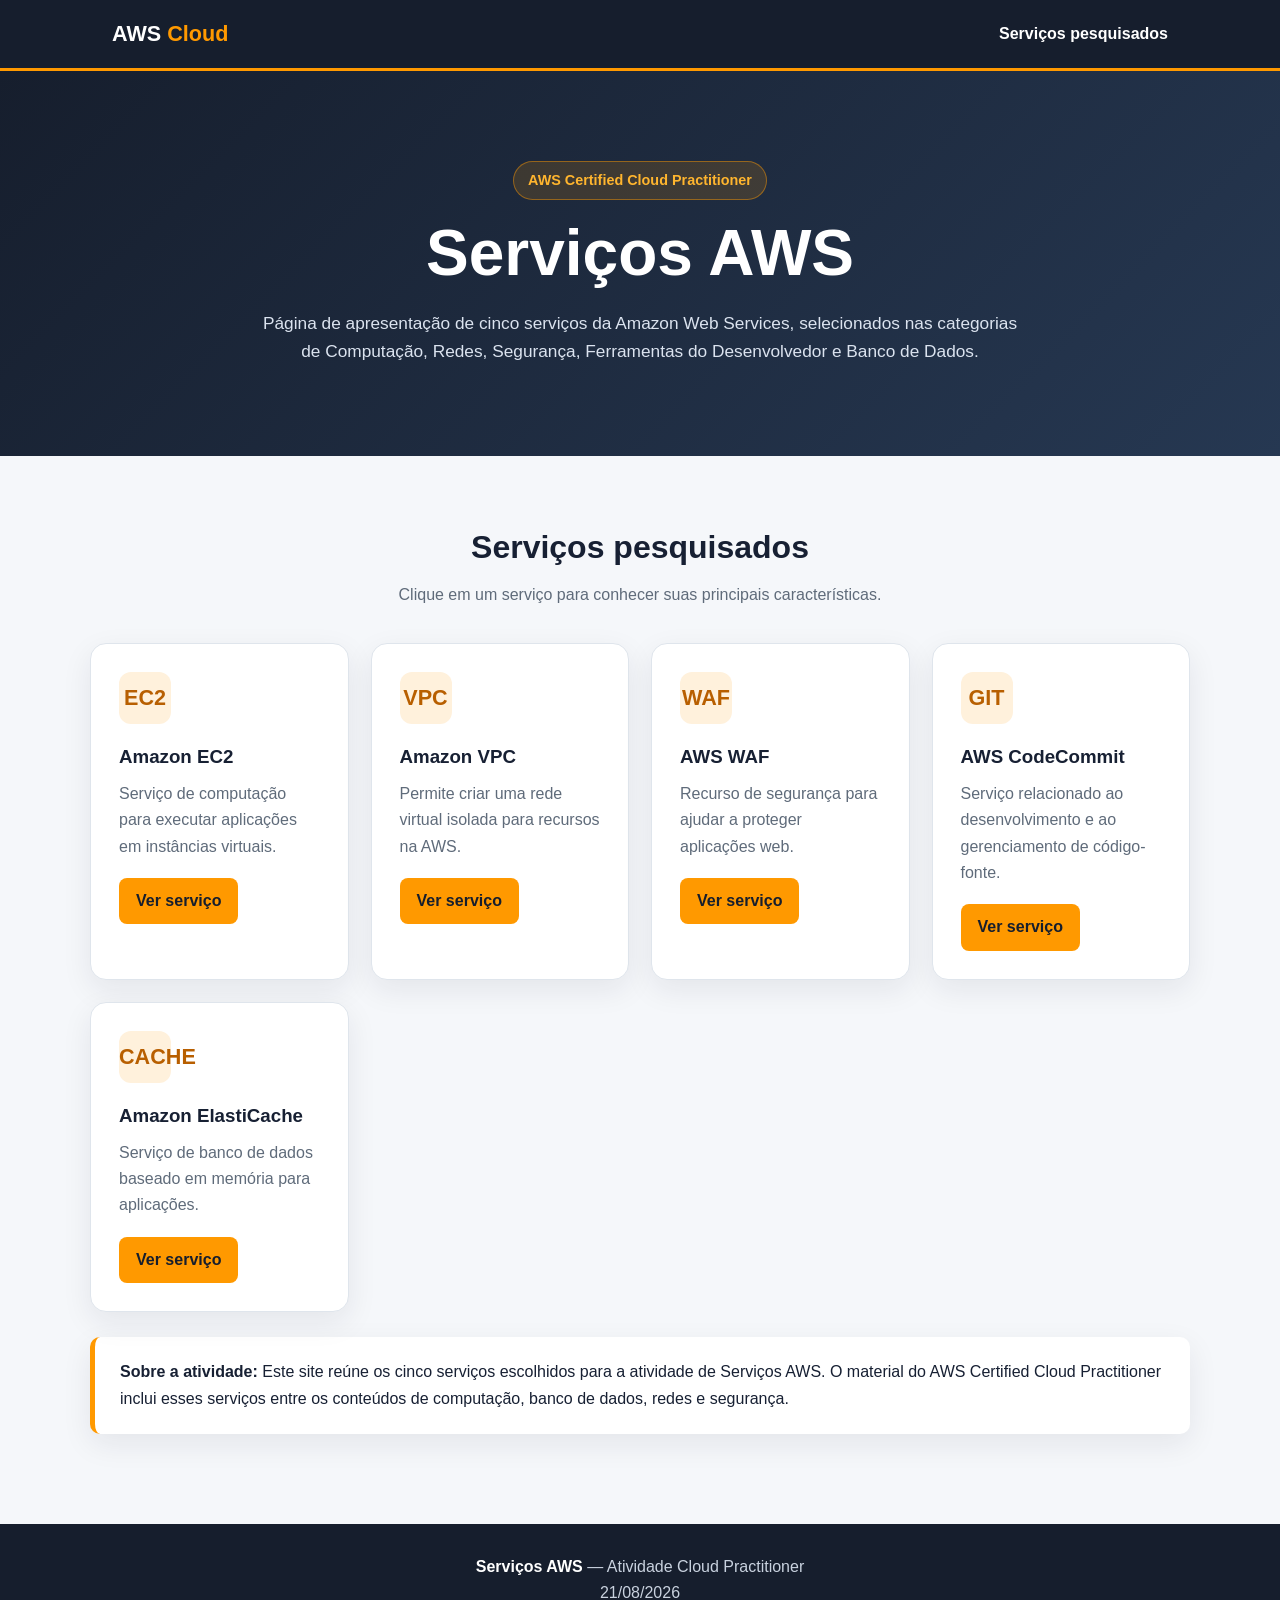
<file: index.html>
<!DOCTYPE html>
<html lang="pt-BR">
<head>
    <meta charset="UTF-8">
    <meta name="viewport" content="width=device-width, initial-scale=1.0">
    <title>Serviços AWS - Cloud Practitioner</title>
    <link rel="stylesheet" href="style.css">
</head>
<body>
<header>
    <nav class="nav">
        <a class="logo" href="index.html">AWS <span>Cloud</span></a>
        <a href="#servicos">Serviços pesquisados</a>
    </nav>
</header>

<section class="hero">
    <div class="container">
        <span class="badge">AWS Certified Cloud Practitioner</span>
        <h1>Serviços AWS</h1>
        <p>
            Página de apresentação de cinco serviços da Amazon Web Services,
            selecionados nas categorias de Computação, Redes, Segurança,
            Ferramentas do Desenvolvedor e Banco de Dados.
        </p>
    </div>
</section>

<section class="section" id="servicos">
    <div class="container">
        <div class="section-title">
            <h2>Serviços pesquisados</h2>
            <p>Clique em um serviço para conhecer suas principais características.</p>
        </div>

        <div class="cards">
            <article class="card">
                <div class="card-icon">EC2</div>
                <h3>Amazon EC2</h3>
                <p>Serviço de computação para executar aplicações em instâncias virtuais.</p>
                <a class="btn" href="ec2.html">Ver serviço</a>
            </article>

            <article class="card">
                <div class="card-icon">VPC</div>
                <h3>Amazon VPC</h3>
                <p>Permite criar uma rede virtual isolada para recursos na AWS.</p>
                <a class="btn" href="vpc.html">Ver serviço</a>
            </article>

            <article class="card">
                <div class="card-icon">WAF</div>
                <h3>AWS WAF</h3>
                <p>Recurso de segurança para ajudar a proteger aplicações web.</p>
                <a class="btn" href="waf.html">Ver serviço</a>
            </article>

            <article class="card">
                <div class="card-icon">GIT</div>
                <h3>AWS CodeCommit</h3>
                <p>Serviço relacionado ao desenvolvimento e ao gerenciamento de código-fonte.</p>
                <a class="btn" href="codecommit.html">Ver serviço</a>
            </article>

            <article class="card">
                <div class="card-icon">CACHE</div>
                <h3>Amazon ElastiCache</h3>
                <p>Serviço de banco de dados baseado em memória para aplicações.</p>
                <a class="btn" href="elasticache.html">Ver serviço</a>
            </article>
        </div>

        <div class="info">
            <strong>Sobre a atividade:</strong>
            Este site reúne os cinco serviços escolhidos para a atividade de
            Serviços AWS. O material do AWS Certified Cloud Practitioner
            inclui esses serviços entre os conteúdos de computação, banco de
            dados, redes e segurança.
        </div>
    </div>
</section>

<footer>
    <p><strong>Serviços AWS</strong> — Atividade Cloud Practitioner</p>
    <p>21/08/2026</p>
</footer>
</body>
</html>
</file>
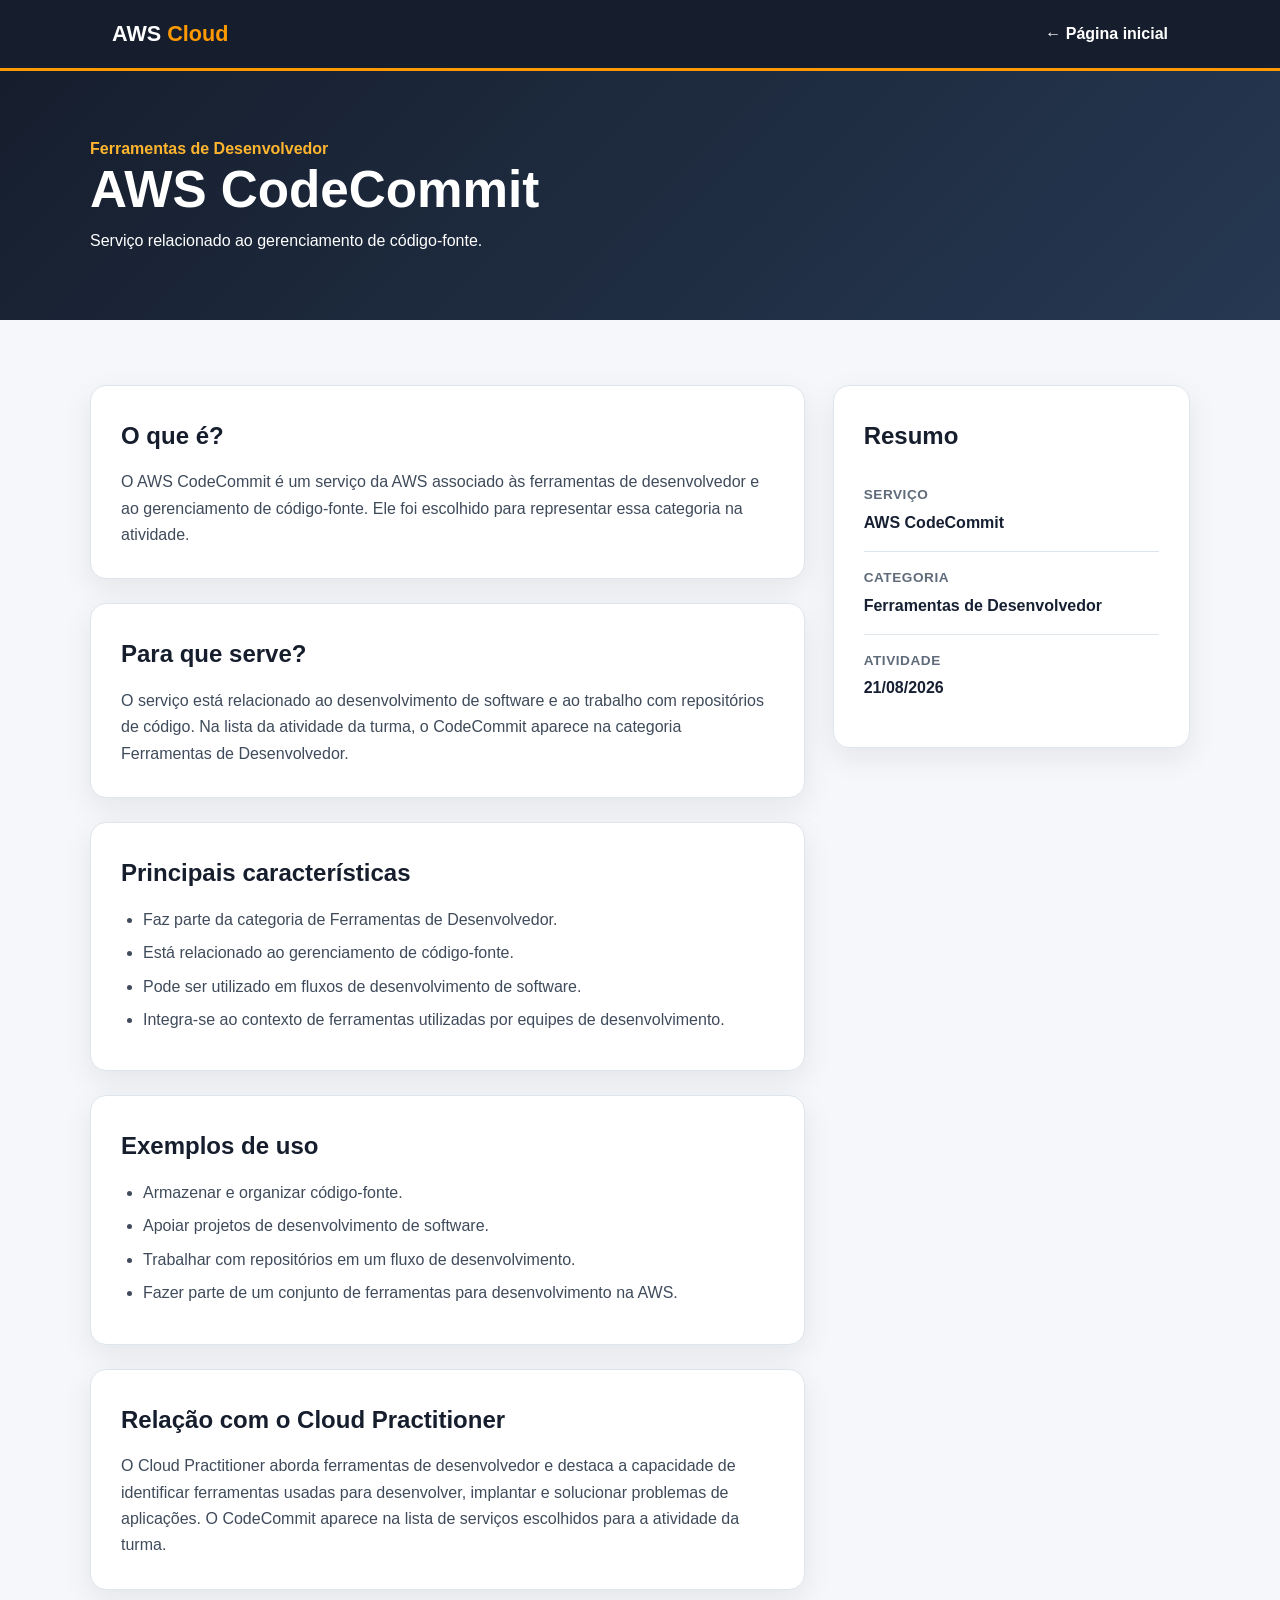
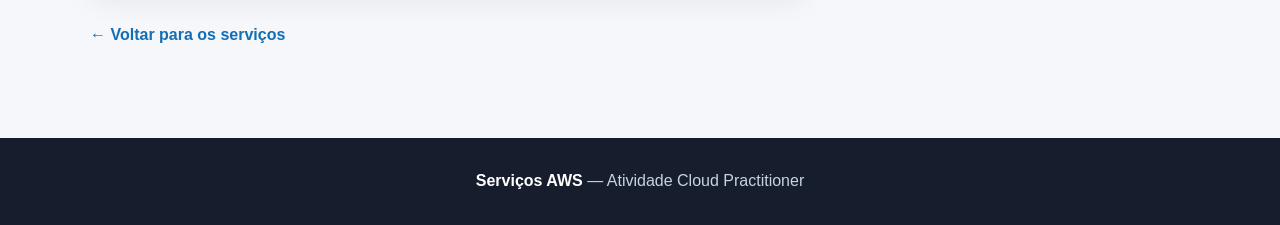
<file: codecommit.html>
<!DOCTYPE html>
<html lang="pt-BR">
<head>
    <meta charset="UTF-8">
    <meta name="viewport" content="width=device-width, initial-scale=1.0">
    <title>AWS CodeCommit | Serviços AWS</title>
    <link rel="stylesheet" href="style.css">
</head>
<body>
<header>
    <nav class="nav">
        <a class="logo" href="index.html">AWS <span>Cloud</span></a>
        <a href="index.html">← Página inicial</a>
    </nav>
</header>

<section class="page-hero">
    <div class="container">
        <div>
            <div class="category">Ferramentas de Desenvolvedor</div>
            <h1>AWS CodeCommit</h1>
            <p>Serviço relacionado ao gerenciamento de código-fonte.</p>
        </div>
    </div>
</section>

<main class="section">
    <div class="container content-grid">
        <div>
            <section class="panel">
                <h2>O que é?</h2>
                <p>O AWS CodeCommit é um serviço da AWS associado às ferramentas de desenvolvedor e ao gerenciamento de código-fonte. Ele foi escolhido para representar essa categoria na atividade.</p>
            </section>

            <section class="panel">
                <h2>Para que serve?</h2>
                <p>O serviço está relacionado ao desenvolvimento de software e ao trabalho com repositórios de código. Na lista da atividade da turma, o CodeCommit aparece na categoria Ferramentas de Desenvolvedor.</p>
            </section>

            <section class="panel">
                <h2>Principais características</h2>
                <ul><li>Faz parte da categoria de Ferramentas de Desenvolvedor.</li><li>Está relacionado ao gerenciamento de código-fonte.</li><li>Pode ser utilizado em fluxos de desenvolvimento de software.</li><li>Integra-se ao contexto de ferramentas utilizadas por equipes de desenvolvimento.</li></ul>
            </section>

            <section class="panel">
                <h2>Exemplos de uso</h2>
                <ul><li>Armazenar e organizar código-fonte.</li><li>Apoiar projetos de desenvolvimento de software.</li><li>Trabalhar com repositórios em um fluxo de desenvolvimento.</li><li>Fazer parte de um conjunto de ferramentas para desenvolvimento na AWS.</li></ul>
            </section>

            <section class="panel">
                <h2>Relação com o Cloud Practitioner</h2>
                <p>O Cloud Practitioner aborda ferramentas de desenvolvedor e destaca a capacidade de identificar ferramentas usadas para desenvolver, implantar e solucionar problemas de aplicações. O CodeCommit aparece na lista de serviços escolhidos para a atividade da turma.</p>
            </section>

            <a class="back" href="index.html">← Voltar para os serviços</a>
        </div>

        <aside class="sidebar">
            <div class="panel">
                <h2>Resumo</h2>
                <div class="fact">
                    <strong>Serviço</strong>
                    <span>AWS CodeCommit</span>
                </div>
                <div class="fact">
                    <strong>Categoria</strong>
                    <span>Ferramentas de Desenvolvedor</span>
                </div>
                <div class="fact">
                    <strong>Atividade</strong>
                    <span>21/08/2026</span>
                </div>
            </div>
        </aside>
    </div>
</main>

<footer>
    <p><strong>Serviços AWS</strong> — Atividade Cloud Practitioner</p>
</footer>
</body>
</html>
</file>
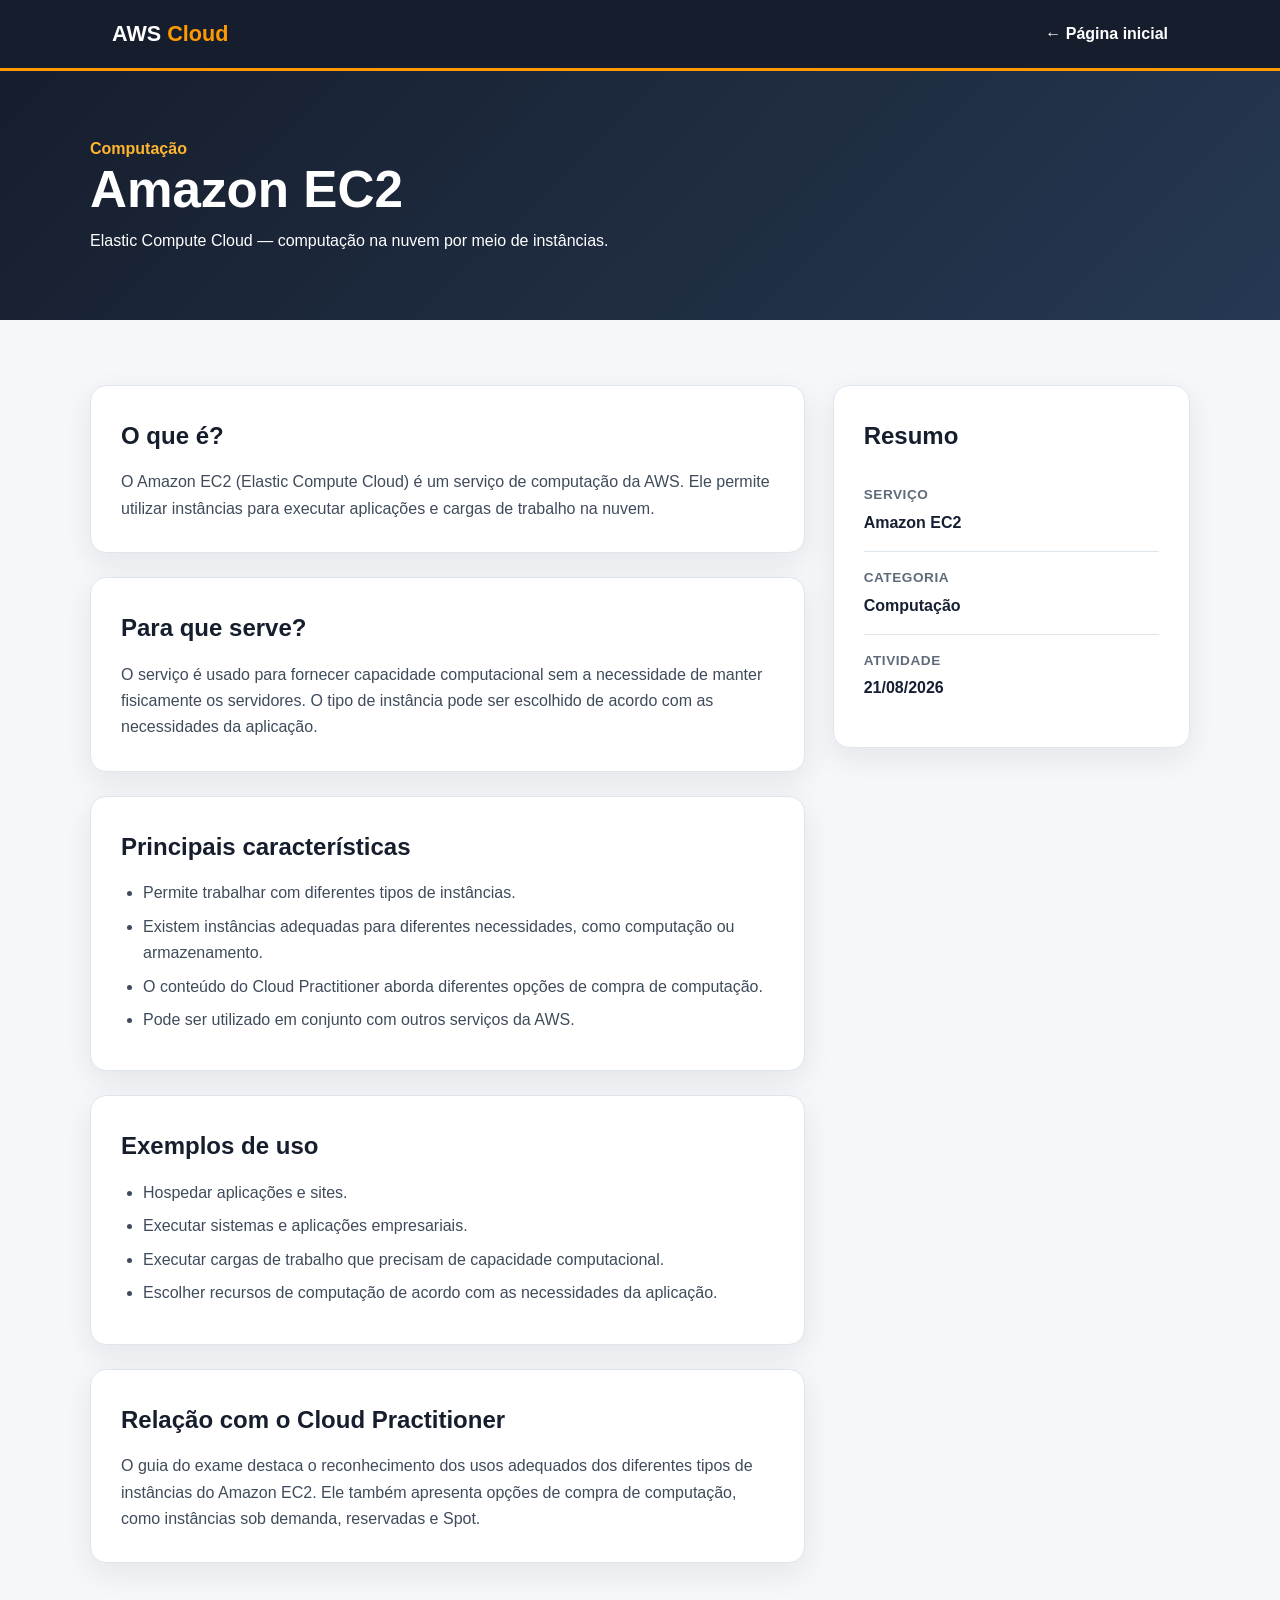
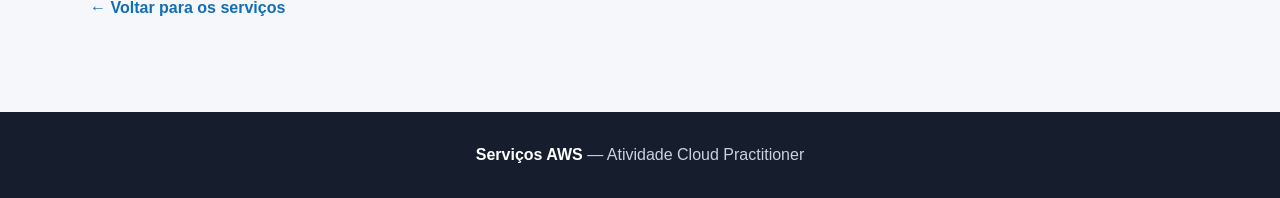
<file: ec2.html>
<!DOCTYPE html>
<html lang="pt-BR">
<head>
    <meta charset="UTF-8">
    <meta name="viewport" content="width=device-width, initial-scale=1.0">
    <title>Amazon EC2 | Serviços AWS</title>
    <link rel="stylesheet" href="style.css">
</head>
<body>
<header>
    <nav class="nav">
        <a class="logo" href="index.html">AWS <span>Cloud</span></a>
        <a href="index.html">← Página inicial</a>
    </nav>
</header>

<section class="page-hero">
    <div class="container">
        <div>
            <div class="category">Computação</div>
            <h1>Amazon EC2</h1>
            <p>Elastic Compute Cloud — computação na nuvem por meio de instâncias.</p>
        </div>
    </div>
</section>

<main class="section">
    <div class="container content-grid">
        <div>
            <section class="panel">
                <h2>O que é?</h2>
                <p>O Amazon EC2 (Elastic Compute Cloud) é um serviço de computação da AWS. Ele permite utilizar instâncias para executar aplicações e cargas de trabalho na nuvem.</p>
            </section>

            <section class="panel">
                <h2>Para que serve?</h2>
                <p>O serviço é usado para fornecer capacidade computacional sem a necessidade de manter fisicamente os servidores. O tipo de instância pode ser escolhido de acordo com as necessidades da aplicação.</p>
            </section>

            <section class="panel">
                <h2>Principais características</h2>
                <ul><li>Permite trabalhar com diferentes tipos de instâncias.</li><li>Existem instâncias adequadas para diferentes necessidades, como computação ou armazenamento.</li><li>O conteúdo do Cloud Practitioner aborda diferentes opções de compra de computação.</li><li>Pode ser utilizado em conjunto com outros serviços da AWS.</li></ul>
            </section>

            <section class="panel">
                <h2>Exemplos de uso</h2>
                <ul><li>Hospedar aplicações e sites.</li><li>Executar sistemas e aplicações empresariais.</li><li>Executar cargas de trabalho que precisam de capacidade computacional.</li><li>Escolher recursos de computação de acordo com as necessidades da aplicação.</li></ul>
            </section>

            <section class="panel">
                <h2>Relação com o Cloud Practitioner</h2>
                <p>O guia do exame destaca o reconhecimento dos usos adequados dos diferentes tipos de instâncias do Amazon EC2. Ele também apresenta opções de compra de computação, como instâncias sob demanda, reservadas e Spot.</p>
            </section>

            <a class="back" href="index.html">← Voltar para os serviços</a>
        </div>

        <aside class="sidebar">
            <div class="panel">
                <h2>Resumo</h2>
                <div class="fact">
                    <strong>Serviço</strong>
                    <span>Amazon EC2</span>
                </div>
                <div class="fact">
                    <strong>Categoria</strong>
                    <span>Computação</span>
                </div>
                <div class="fact">
                    <strong>Atividade</strong>
                    <span>21/08/2026</span>
                </div>
            </div>
        </aside>
    </div>
</main>

<footer>
    <p><strong>Serviços AWS</strong> — Atividade Cloud Practitioner</p>
</footer>
</body>
</html>
</file>
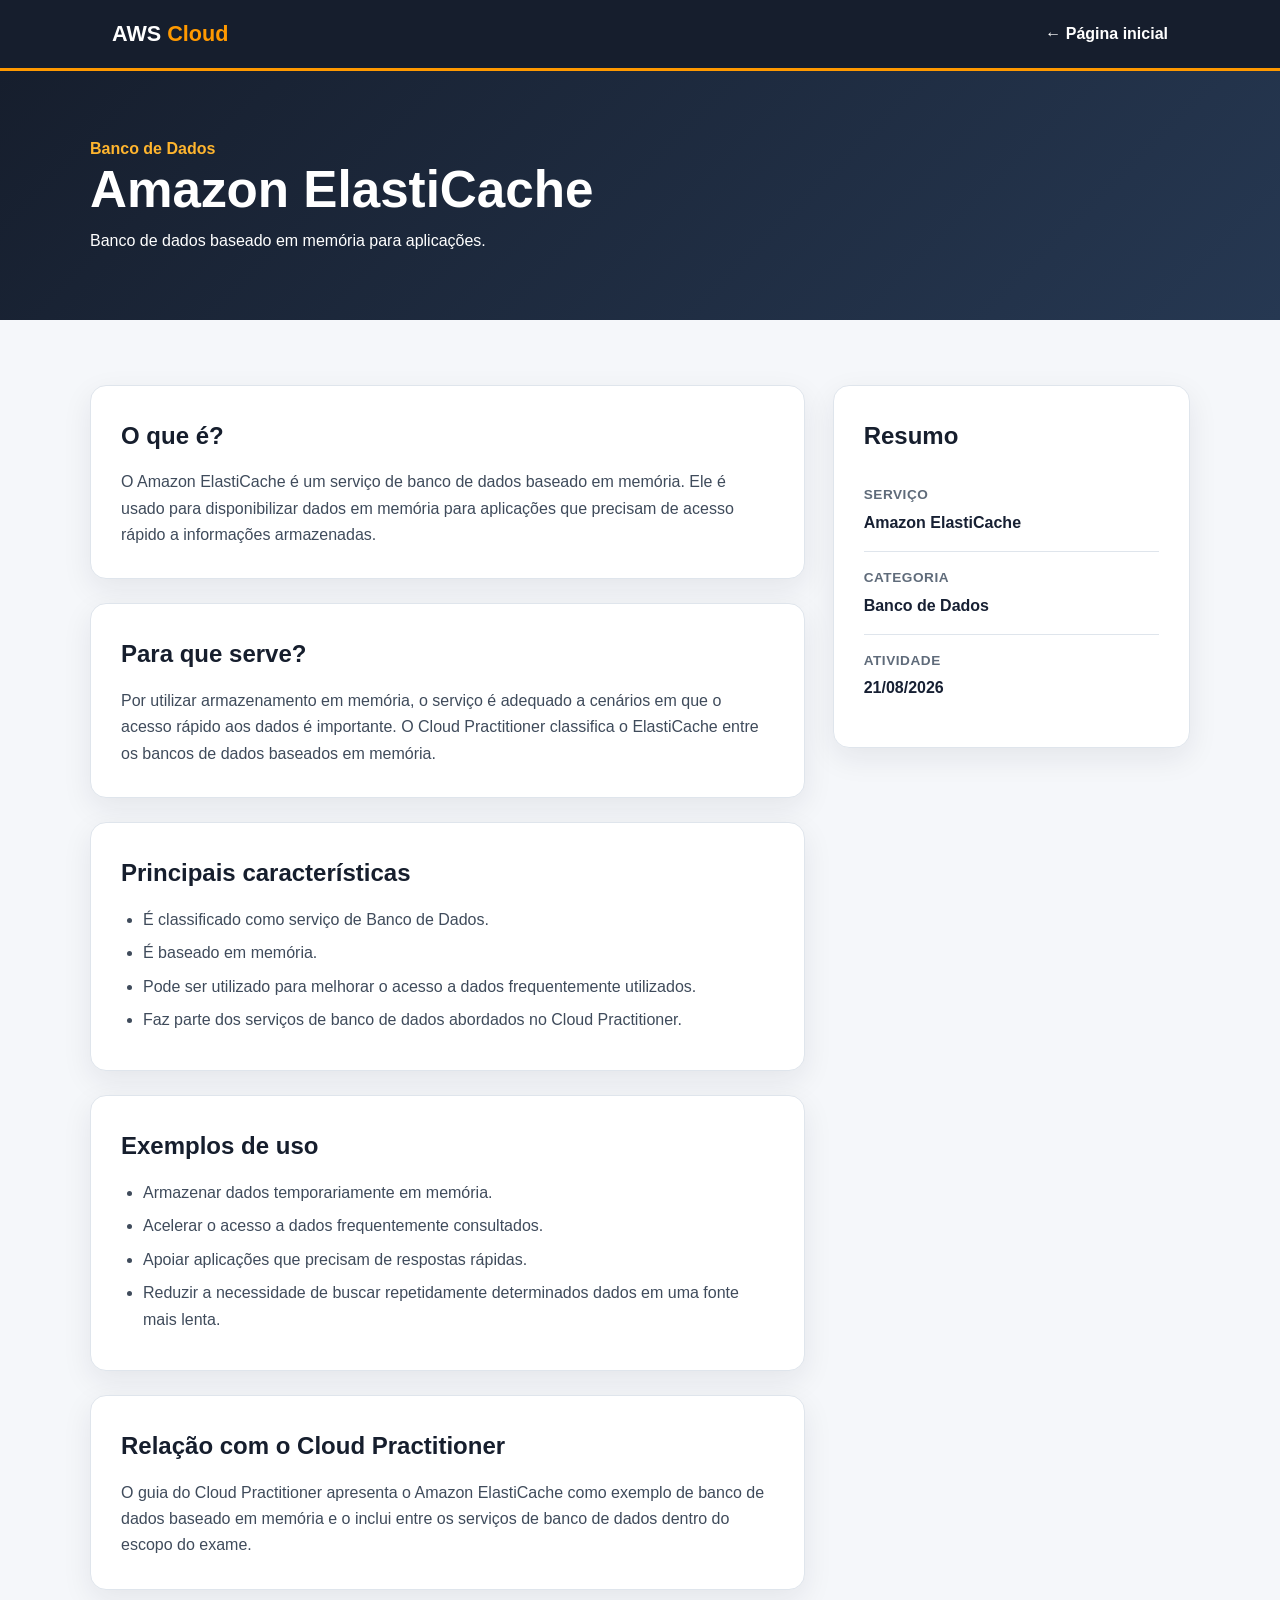
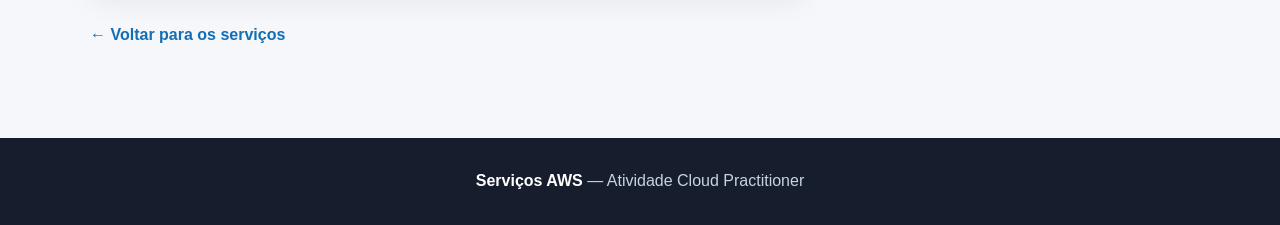
<file: elasticache.html>
<!DOCTYPE html>
<html lang="pt-BR">
<head>
    <meta charset="UTF-8">
    <meta name="viewport" content="width=device-width, initial-scale=1.0">
    <title>Amazon ElastiCache | Serviços AWS</title>
    <link rel="stylesheet" href="style.css">
</head>
<body>
<header>
    <nav class="nav">
        <a class="logo" href="index.html">AWS <span>Cloud</span></a>
        <a href="index.html">← Página inicial</a>
    </nav>
</header>

<section class="page-hero">
    <div class="container">
        <div>
            <div class="category">Banco de Dados</div>
            <h1>Amazon ElastiCache</h1>
            <p>Banco de dados baseado em memória para aplicações.</p>
        </div>
    </div>
</section>

<main class="section">
    <div class="container content-grid">
        <div>
            <section class="panel">
                <h2>O que é?</h2>
                <p>O Amazon ElastiCache é um serviço de banco de dados baseado em memória. Ele é usado para disponibilizar dados em memória para aplicações que precisam de acesso rápido a informações armazenadas.</p>
            </section>

            <section class="panel">
                <h2>Para que serve?</h2>
                <p>Por utilizar armazenamento em memória, o serviço é adequado a cenários em que o acesso rápido aos dados é importante. O Cloud Practitioner classifica o ElastiCache entre os bancos de dados baseados em memória.</p>
            </section>

            <section class="panel">
                <h2>Principais características</h2>
                <ul><li>É classificado como serviço de Banco de Dados.</li><li>É baseado em memória.</li><li>Pode ser utilizado para melhorar o acesso a dados frequentemente utilizados.</li><li>Faz parte dos serviços de banco de dados abordados no Cloud Practitioner.</li></ul>
            </section>

            <section class="panel">
                <h2>Exemplos de uso</h2>
                <ul><li>Armazenar dados temporariamente em memória.</li><li>Acelerar o acesso a dados frequentemente consultados.</li><li>Apoiar aplicações que precisam de respostas rápidas.</li><li>Reduzir a necessidade de buscar repetidamente determinados dados em uma fonte mais lenta.</li></ul>
            </section>

            <section class="panel">
                <h2>Relação com o Cloud Practitioner</h2>
                <p>O guia do Cloud Practitioner apresenta o Amazon ElastiCache como exemplo de banco de dados baseado em memória e o inclui entre os serviços de banco de dados dentro do escopo do exame.</p>
            </section>

            <a class="back" href="index.html">← Voltar para os serviços</a>
        </div>

        <aside class="sidebar">
            <div class="panel">
                <h2>Resumo</h2>
                <div class="fact">
                    <strong>Serviço</strong>
                    <span>Amazon ElastiCache</span>
                </div>
                <div class="fact">
                    <strong>Categoria</strong>
                    <span>Banco de Dados</span>
                </div>
                <div class="fact">
                    <strong>Atividade</strong>
                    <span>21/08/2026</span>
                </div>
            </div>
        </aside>
    </div>
</main>

<footer>
    <p><strong>Serviços AWS</strong> — Atividade Cloud Practitioner</p>
</footer>
</body>
</html>
</file>
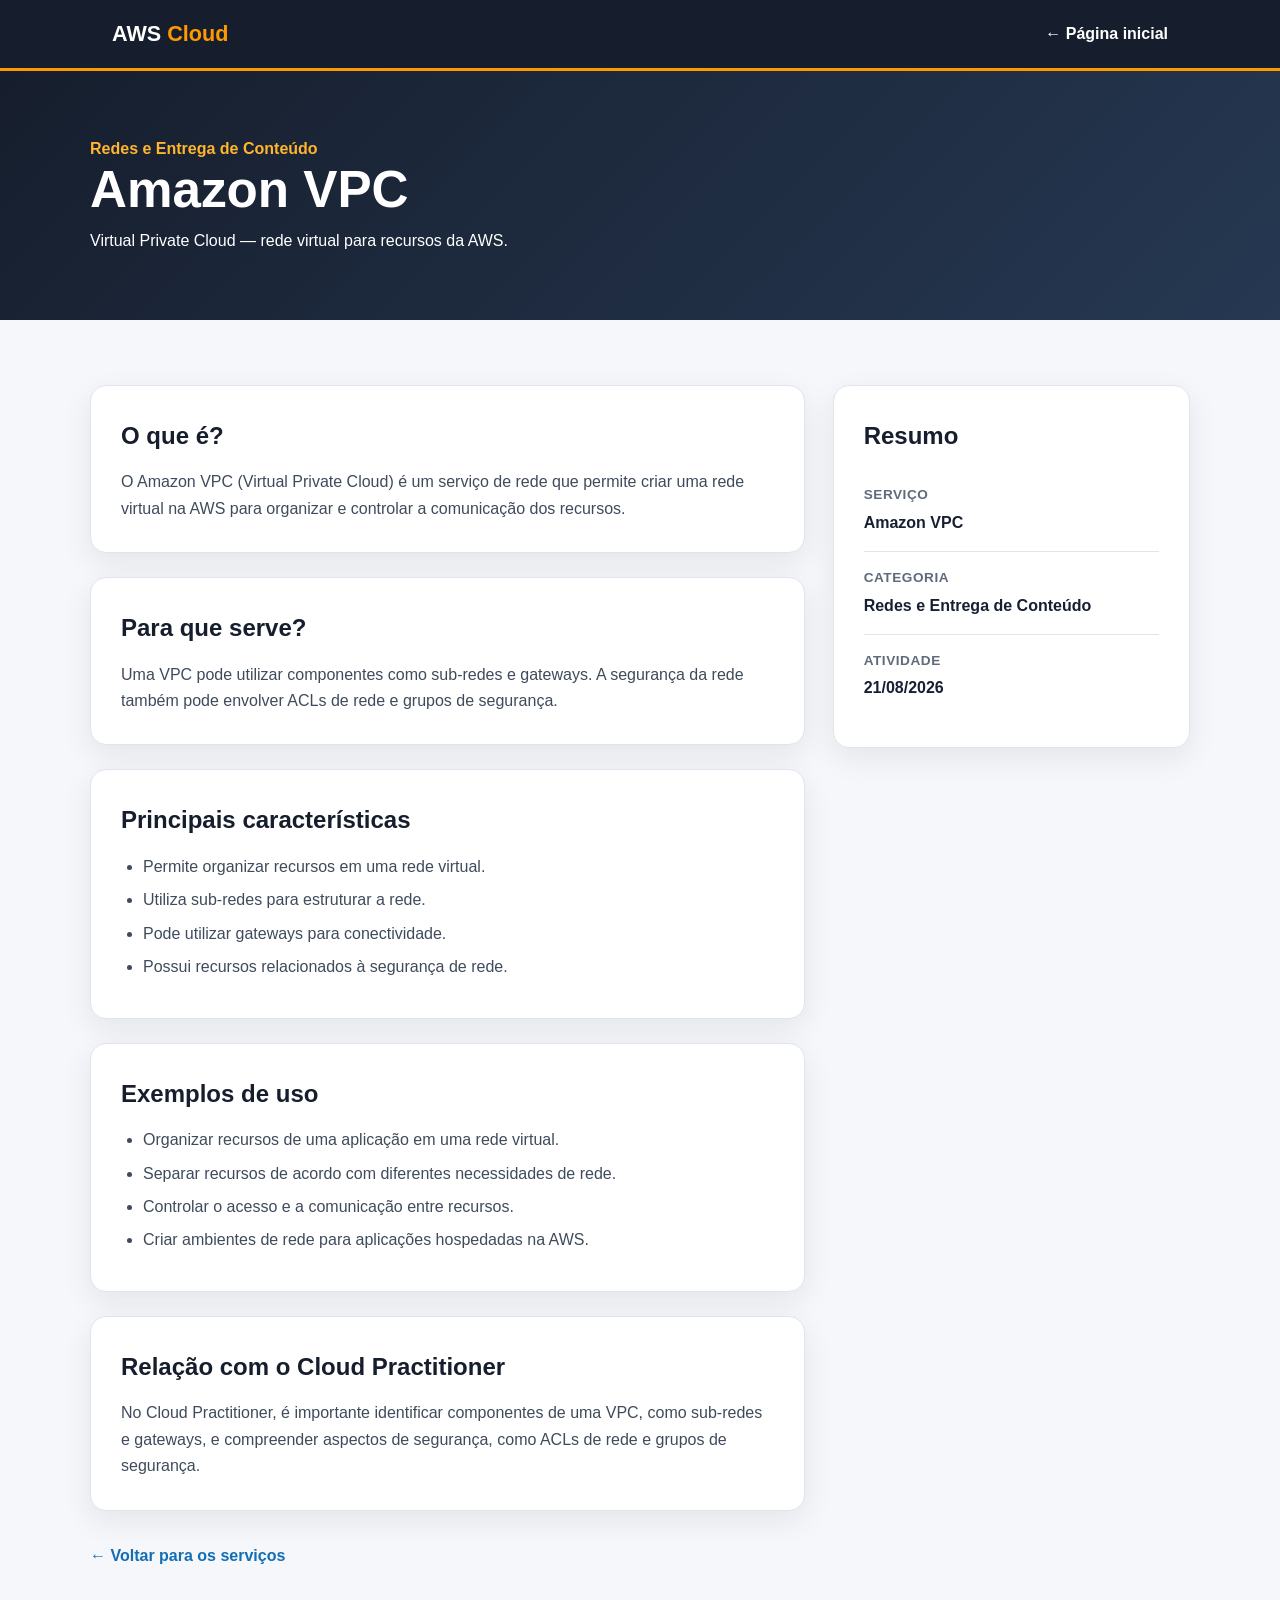
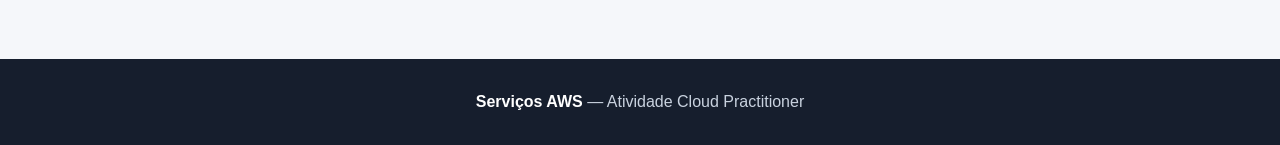
<file: vpc.html>
<!DOCTYPE html>
<html lang="pt-BR">
<head>
    <meta charset="UTF-8">
    <meta name="viewport" content="width=device-width, initial-scale=1.0">
    <title>Amazon VPC | Serviços AWS</title>
    <link rel="stylesheet" href="style.css">
</head>
<body>
<header>
    <nav class="nav">
        <a class="logo" href="index.html">AWS <span>Cloud</span></a>
        <a href="index.html">← Página inicial</a>
    </nav>
</header>

<section class="page-hero">
    <div class="container">
        <div>
            <div class="category">Redes e Entrega de Conteúdo</div>
            <h1>Amazon VPC</h1>
            <p>Virtual Private Cloud — rede virtual para recursos da AWS.</p>
        </div>
    </div>
</section>

<main class="section">
    <div class="container content-grid">
        <div>
            <section class="panel">
                <h2>O que é?</h2>
                <p>O Amazon VPC (Virtual Private Cloud) é um serviço de rede que permite criar uma rede virtual na AWS para organizar e controlar a comunicação dos recursos.</p>
            </section>

            <section class="panel">
                <h2>Para que serve?</h2>
                <p>Uma VPC pode utilizar componentes como sub-redes e gateways. A segurança da rede também pode envolver ACLs de rede e grupos de segurança.</p>
            </section>

            <section class="panel">
                <h2>Principais características</h2>
                <ul><li>Permite organizar recursos em uma rede virtual.</li><li>Utiliza sub-redes para estruturar a rede.</li><li>Pode utilizar gateways para conectividade.</li><li>Possui recursos relacionados à segurança de rede.</li></ul>
            </section>

            <section class="panel">
                <h2>Exemplos de uso</h2>
                <ul><li>Organizar recursos de uma aplicação em uma rede virtual.</li><li>Separar recursos de acordo com diferentes necessidades de rede.</li><li>Controlar o acesso e a comunicação entre recursos.</li><li>Criar ambientes de rede para aplicações hospedadas na AWS.</li></ul>
            </section>

            <section class="panel">
                <h2>Relação com o Cloud Practitioner</h2>
                <p>No Cloud Practitioner, é importante identificar componentes de uma VPC, como sub-redes e gateways, e compreender aspectos de segurança, como ACLs de rede e grupos de segurança.</p>
            </section>

            <a class="back" href="index.html">← Voltar para os serviços</a>
        </div>

        <aside class="sidebar">
            <div class="panel">
                <h2>Resumo</h2>
                <div class="fact">
                    <strong>Serviço</strong>
                    <span>Amazon VPC</span>
                </div>
                <div class="fact">
                    <strong>Categoria</strong>
                    <span>Redes e Entrega de Conteúdo</span>
                </div>
                <div class="fact">
                    <strong>Atividade</strong>
                    <span>21/08/2026</span>
                </div>
            </div>
        </aside>
    </div>
</main>

<footer>
    <p><strong>Serviços AWS</strong> — Atividade Cloud Practitioner</p>
</footer>
</body>
</html>
</file>
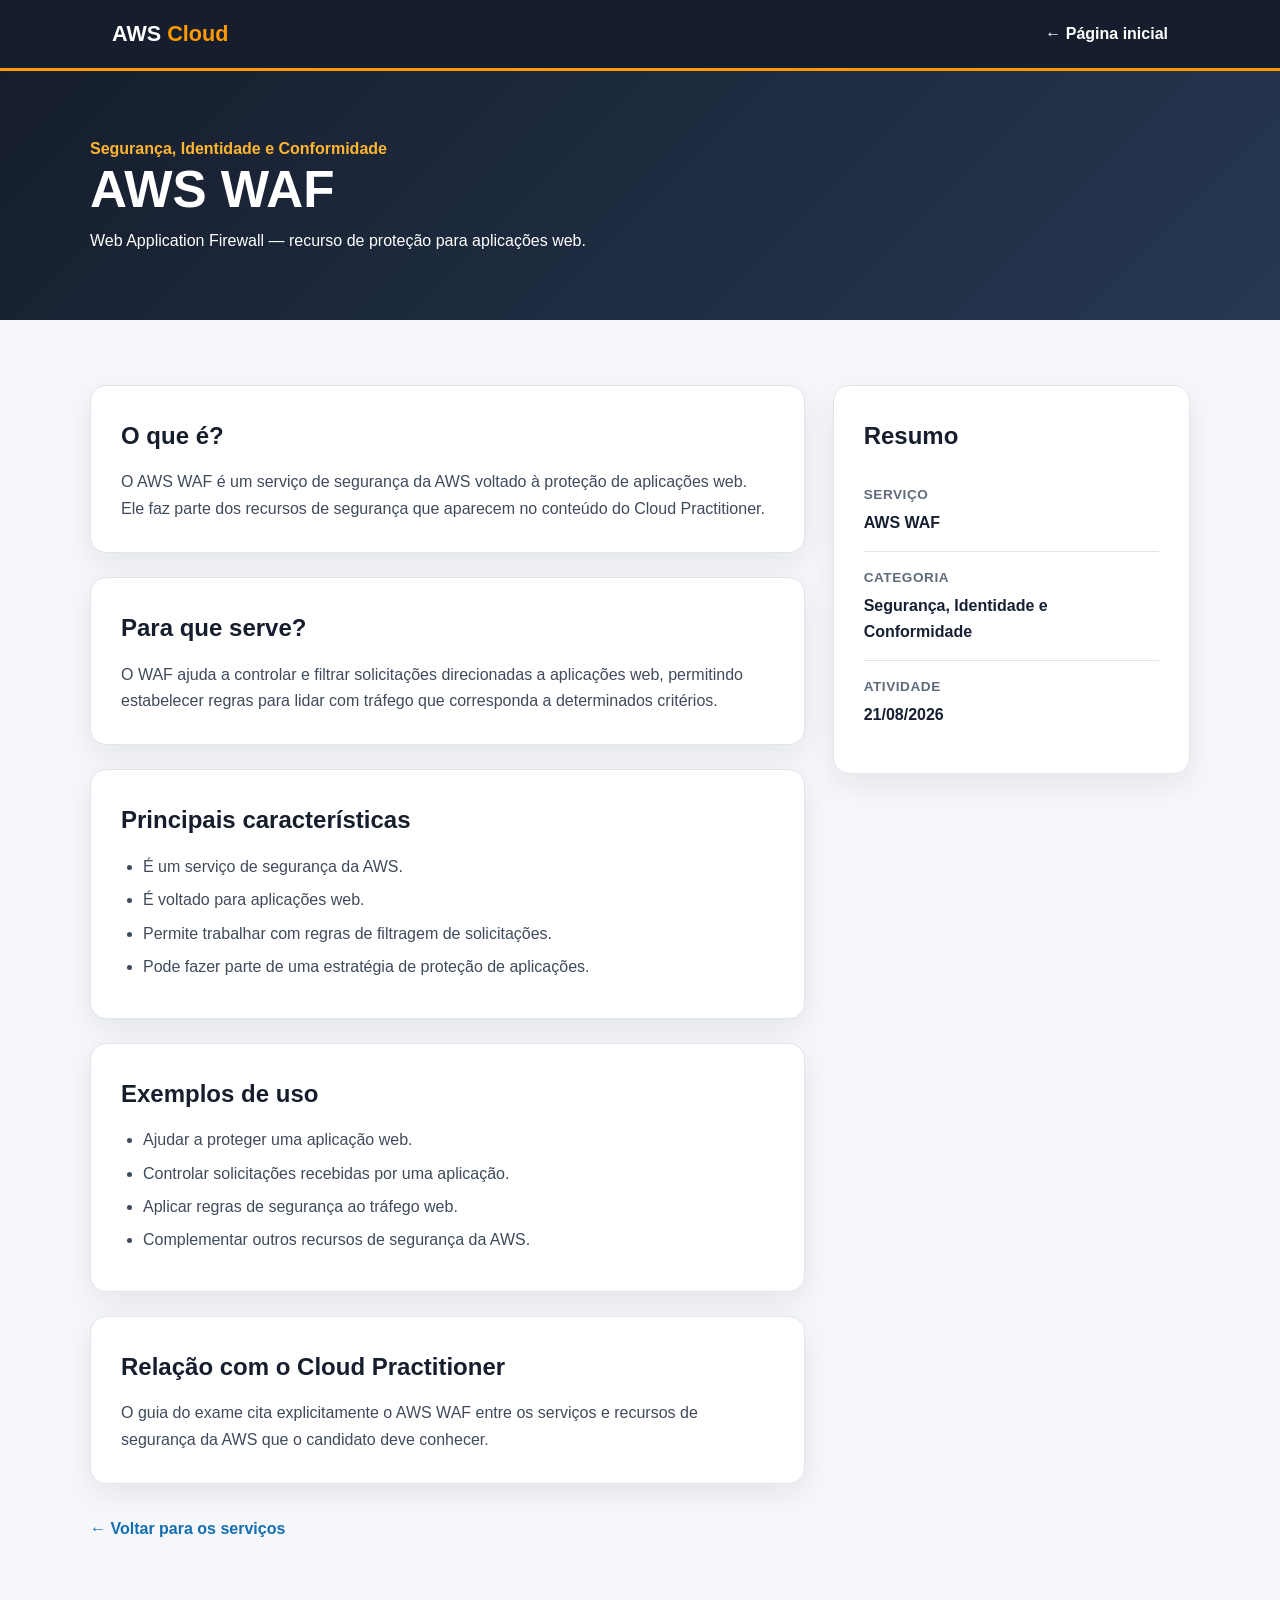
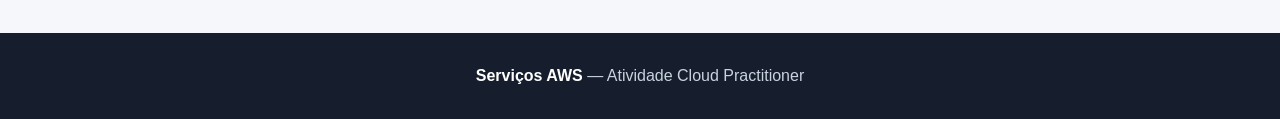
<file: waf.html>
<!DOCTYPE html>
<html lang="pt-BR">
<head>
    <meta charset="UTF-8">
    <meta name="viewport" content="width=device-width, initial-scale=1.0">
    <title>AWS WAF | Serviços AWS</title>
    <link rel="stylesheet" href="style.css">
</head>
<body>
<header>
    <nav class="nav">
        <a class="logo" href="index.html">AWS <span>Cloud</span></a>
        <a href="index.html">← Página inicial</a>
    </nav>
</header>

<section class="page-hero">
    <div class="container">
        <div>
            <div class="category">Segurança, Identidade e Conformidade</div>
            <h1>AWS WAF</h1>
            <p>Web Application Firewall — recurso de proteção para aplicações web.</p>
        </div>
    </div>
</section>

<main class="section">
    <div class="container content-grid">
        <div>
            <section class="panel">
                <h2>O que é?</h2>
                <p>O AWS WAF é um serviço de segurança da AWS voltado à proteção de aplicações web. Ele faz parte dos recursos de segurança que aparecem no conteúdo do Cloud Practitioner.</p>
            </section>

            <section class="panel">
                <h2>Para que serve?</h2>
                <p>O WAF ajuda a controlar e filtrar solicitações direcionadas a aplicações web, permitindo estabelecer regras para lidar com tráfego que corresponda a determinados critérios.</p>
            </section>

            <section class="panel">
                <h2>Principais características</h2>
                <ul><li>É um serviço de segurança da AWS.</li><li>É voltado para aplicações web.</li><li>Permite trabalhar com regras de filtragem de solicitações.</li><li>Pode fazer parte de uma estratégia de proteção de aplicações.</li></ul>
            </section>

            <section class="panel">
                <h2>Exemplos de uso</h2>
                <ul><li>Ajudar a proteger uma aplicação web.</li><li>Controlar solicitações recebidas por uma aplicação.</li><li>Aplicar regras de segurança ao tráfego web.</li><li>Complementar outros recursos de segurança da AWS.</li></ul>
            </section>

            <section class="panel">
                <h2>Relação com o Cloud Practitioner</h2>
                <p>O guia do exame cita explicitamente o AWS WAF entre os serviços e recursos de segurança da AWS que o candidato deve conhecer.</p>
            </section>

            <a class="back" href="index.html">← Voltar para os serviços</a>
        </div>

        <aside class="sidebar">
            <div class="panel">
                <h2>Resumo</h2>
                <div class="fact">
                    <strong>Serviço</strong>
                    <span>AWS WAF</span>
                </div>
                <div class="fact">
                    <strong>Categoria</strong>
                    <span>Segurança, Identidade e Conformidade</span>
                </div>
                <div class="fact">
                    <strong>Atividade</strong>
                    <span>21/08/2026</span>
                </div>
            </div>
        </aside>
    </div>
</main>

<footer>
    <p><strong>Serviços AWS</strong> — Atividade Cloud Practitioner</p>
</footer>
</body>
</html>
</file>
<file: style.css>
:root {
    --aws-orange: #ff9900;
    --aws-dark: #161e2d;
    --aws-blue: #146eb4;
    --bg: #f5f7fa;
    --card: #ffffff;
    --text: #172033;
    --muted: #5f6b7a;
    --border: #dfe5ec;
    --shadow: 0 10px 30px rgba(22, 30, 45, .08);
}

* { box-sizing: border-box; margin: 0; padding: 0; }

html { scroll-behavior: smooth; }

body {
    font-family: Arial, Helvetica, sans-serif;
    background: var(--bg);
    color: var(--text);
    line-height: 1.65;
}

a { color: inherit; text-decoration: none; }

header {
    background: var(--aws-dark);
    color: white;
    position: sticky;
    top: 0;
    z-index: 10;
    border-bottom: 3px solid var(--aws-orange);
}

.nav {
    max-width: 1100px;
    margin: auto;
    padding: 16px 22px;
    display: flex;
    justify-content: space-between;
    align-items: center;
    gap: 20px;
}

.logo {
    font-size: 1.35rem;
    font-weight: 700;
}

.logo span { color: var(--aws-orange); }

.nav a {
    color: #fff;
    font-weight: 600;
}

.nav a:hover { color: var(--aws-orange); }

.container {
    width: min(1100px, 92%);
    margin: auto;
}

.hero {
    background: linear-gradient(135deg, #161e2d, #263852);
    color: white;
    padding: 90px 20px;
}

.hero .container { text-align: center; }

.badge {
    display: inline-block;
    background: rgba(255, 153, 0, .15);
    color: #ffb52e;
    border: 1px solid rgba(255, 153, 0, .45);
    padding: 7px 14px;
    border-radius: 999px;
    font-size: .9rem;
    font-weight: 700;
    margin-bottom: 18px;
}

h1 {
    font-size: clamp(2.2rem, 5vw, 4rem);
    line-height: 1.1;
    margin-bottom: 20px;
}

.hero p {
    max-width: 760px;
    margin: auto;
    color: #dbe3ef;
    font-size: 1.08rem;
}

.section {
    padding: 65px 0;
}

.section-title {
    text-align: center;
    margin-bottom: 35px;
}

.section-title h2 {
    font-size: 2rem;
    margin-bottom: 8px;
}

.section-title p { color: var(--muted); }

.cards {
    display: grid;
    grid-template-columns: repeat(auto-fit, minmax(220px, 1fr));
    gap: 22px;
}

.card {
    background: var(--card);
    border: 1px solid var(--border);
    border-radius: 16px;
    padding: 28px;
    box-shadow: var(--shadow);
    transition: transform .2s, box-shadow .2s;
}

.card:hover {
    transform: translateY(-5px);
    box-shadow: 0 15px 35px rgba(22, 30, 45, .13);
}

.card-icon {
    width: 52px;
    height: 52px;
    border-radius: 12px;
    display: grid;
    place-items: center;
    background: #fff1dc;
    color: #b85f00;
    font-size: 1.35rem;
    font-weight: 800;
    margin-bottom: 18px;
}

.card h3 { margin-bottom: 8px; }

.card p {
    color: var(--muted);
    margin-bottom: 18px;
}

.btn {
    display: inline-block;
    background: var(--aws-orange);
    color: #161e2d;
    padding: 10px 17px;
    border-radius: 8px;
    font-weight: 700;
}

.btn:hover { background: #ffad22; }

.info {
    background: white;
    border-left: 5px solid var(--aws-orange);
    padding: 22px 25px;
    border-radius: 10px;
    box-shadow: var(--shadow);
    margin-top: 25px;
}

.page-hero {
    background: linear-gradient(135deg, #161e2d, #263852);
    color: white;
    padding: 65px 20px;
}

.page-hero .container {
    display: flex;
    justify-content: space-between;
    align-items: end;
    gap: 30px;
}

.page-hero h1 { margin-bottom: 10px; font-size: clamp(2rem, 4vw, 3.2rem); }

.category {
    color: #ffb52e;
    font-weight: 700;
}

.content-grid {
    display: grid;
    grid-template-columns: 2fr 1fr;
    gap: 28px;
    align-items: start;
}

.panel {
    background: white;
    border: 1px solid var(--border);
    border-radius: 16px;
    padding: 30px;
    box-shadow: var(--shadow);
    margin-bottom: 24px;
}

.panel h2 {
    margin-bottom: 14px;
    color: var(--aws-dark);
}

.panel h3 {
    margin: 22px 0 8px;
}

.panel p { color: #3f4b5b; }

.panel ul {
    padding-left: 22px;
    color: #3f4b5b;
}

.panel li { margin: 7px 0; }

.sidebar {
    position: sticky;
    top: 90px;
}

.fact {
    padding: 15px 0;
    border-bottom: 1px solid var(--border);
}

.fact:last-child { border-bottom: 0; }

.fact strong {
    display: block;
    color: var(--muted);
    font-size: .85rem;
    text-transform: uppercase;
    letter-spacing: .04em;
}

.fact span {
    display: block;
    font-weight: 700;
    margin-top: 3px;
}

.back {
    margin-top: 8px;
    display: inline-block;
    color: var(--aws-blue);
    font-weight: 700;
}

footer {
    background: var(--aws-dark);
    color: #c9d2df;
    text-align: center;
    padding: 30px 20px;
    margin-top: 25px;
}

footer strong { color: white; }

@media (max-width: 760px) {
    .nav { flex-direction: column; align-items: flex-start; }
    .page-hero .container { flex-direction: column; align-items: flex-start; }
    .content-grid { grid-template-columns: 1fr; }
    .sidebar { position: static; }
}
</file>
